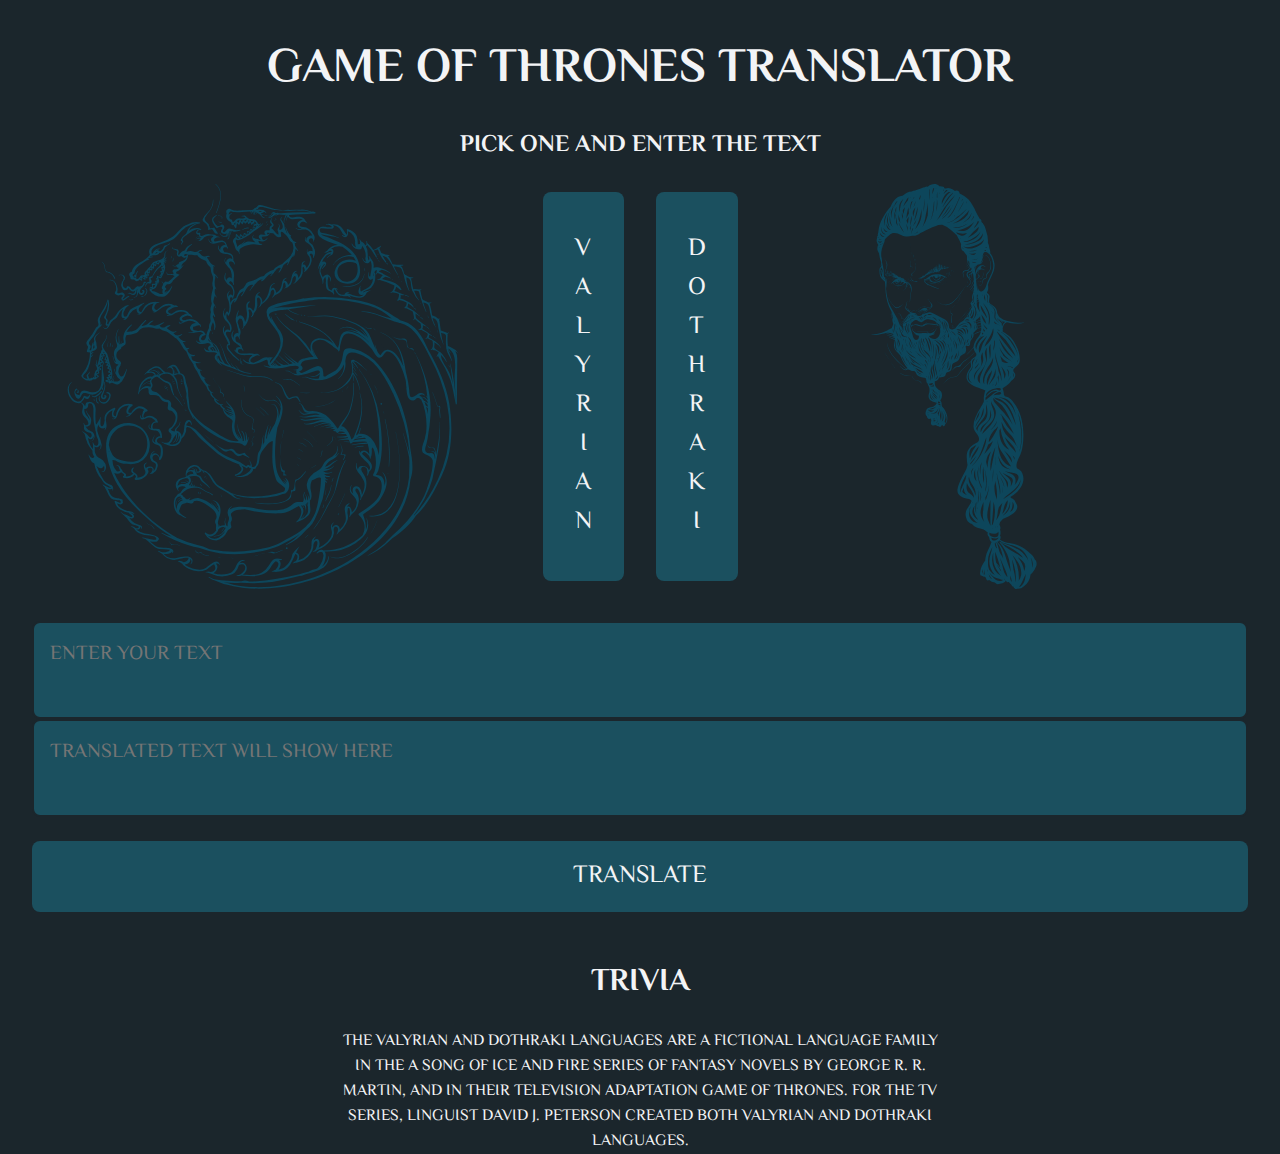
<file: index.html>
<!DOCTYPE html>
<html lang="en">
<head>
  <meta charset="UTF-8">
  <meta name="viewport" content="width=device-width, initial-scale=1.0">
  <title>Game of thrones </title>
  <link rel="stylesheet" href="/style.css">
  <link rel="icon" href="./images/dragon.ico">
</head>
<body>

  <header class="header">
    <h1>GAME OF THRONES TRANSLATOR</h1>
    <h2>PICK ONE AND ENTER THE TEXT</h2>
    <div class="got-svg">
      <img src="./images/dragon-house.svg" class="dany-svg">
      <button class="btn-valyrian" id="valyrian">
        V
        <br>
        A
        <br>
        L
        <br>
        Y
        <br>
        R
        <br>
        I
        <br>
        A
        <br>
        N
      </button>
      <button class="btn-dothraki" id="dothraki">
        D
        <br>
        O
        <br>
        T
        <br>
        H
        <br>
        R
        <br>
        A
        <br>
        K
        <br>
        I
      </button>
      <img src="./images/khal.svg" class="dany-svg">
       <!-- <img src="./images/khal.svg" class="dany-svg"> -->
    </div>
    
  </header>
  
  <main>
    
    <div class="container">
      <textarea id="input-text" placeholder="enter your text"></textarea>
      <textarea id="translated-text" placeholder="translated text will show here" readonly></textarea>
      <button id="btn-translate">TRANSLATE</button>
    </div>
    
  </main>

  <footer class="footer">
    <h1>TRIVIA</h1>
    <p>THE VALYRIAN AND DOTHRAKI LANGUAGES ARE A FICTIONAL LANGUAGE FAMILY IN THE A SONG OF ICE AND FIRE SERIES OF FANTASY NOVELS BY GEORGE R. R. MARTIN, AND IN THEIR TELEVISION ADAPTATION GAME OF THRONES. FOR THE TV SERIES, LINGUIST DAVID J. PETERSON CREATED BOTH VALYRIAN AND DOTHRAKI LANGUAGES.</p>
  </footer>

  

  <script src="/app.js"></script>
</body>
</html>
</file>
<file: style.css>
@import url('https://fonts.googleapis.com/css2?family=El+Messiri&display=swap');

:root {
  /* --primary-color: #27272A; */
  --primary-color: #1b262c;
  --secondary-color: #1b505f;
  --font-color: #F3F4F6;
}

body {
  font-family: 'El Messiri', sans-serif;
  box-sizing: border-box;
  margin: 0;
  background-color: var(--primary-color);
  color: var(--font-color);
}

/* header */ 

.header {
  display: flex;
  flex-direction: column;
  text-align: center;
}

.got-svg {
  display: flex;
  flex-direction: row;
  justify-content: center;
  /* margin: 0 auto; */
}

.header h1 {
  color: var(--font-color);
  font-size: 3rem;
  margin-bottom: 0;
}

.btn-valyrian, .btn-dothraki {
  padding: 0.5rem 2rem;
}

.dany-svg {
  width: 25rem;
  height: 45vh;
  margin-top: 0;
  margin-right: 4rem;
}


/* main section */



.container {
  margin: 1rem;
  display: flex;
  flex-direction: column;
  justify-content: center;
}

textarea {
  margin:  1rem;
  padding: 1rem;
  outline: none;
  resize: none;
  font-family: inherit;
  background-color: var(--secondary-color);
  color: var(--font-color);
  font-size: 20px;
  border-radius: 0.5rem;
  border: 2px solid var(--primary-color);
  text-transform: uppercase;
}

#input-text {
  margin-bottom: 0;
}

#translated-text {
  margin-top: 0;
}

button {
  cursor: pointer;
  margin: 0.5rem 1rem;
  padding: 1rem;
  background-color: var(--secondary-color);
  color: var(--font-color);
  border: none;
  outline: none;
  font-size: 25px;
  font-family: inherit;
  border-radius: 0.5rem;
}

button:hover {
  transform: scale(0.98);
}

/* footer */

.footer {
  display: flex;
  flex-direction: column;
  justify-content: center;
  text-align: center;
}

.footer p {
  margin: auto;
  max-width: 600px;
}
</file>
